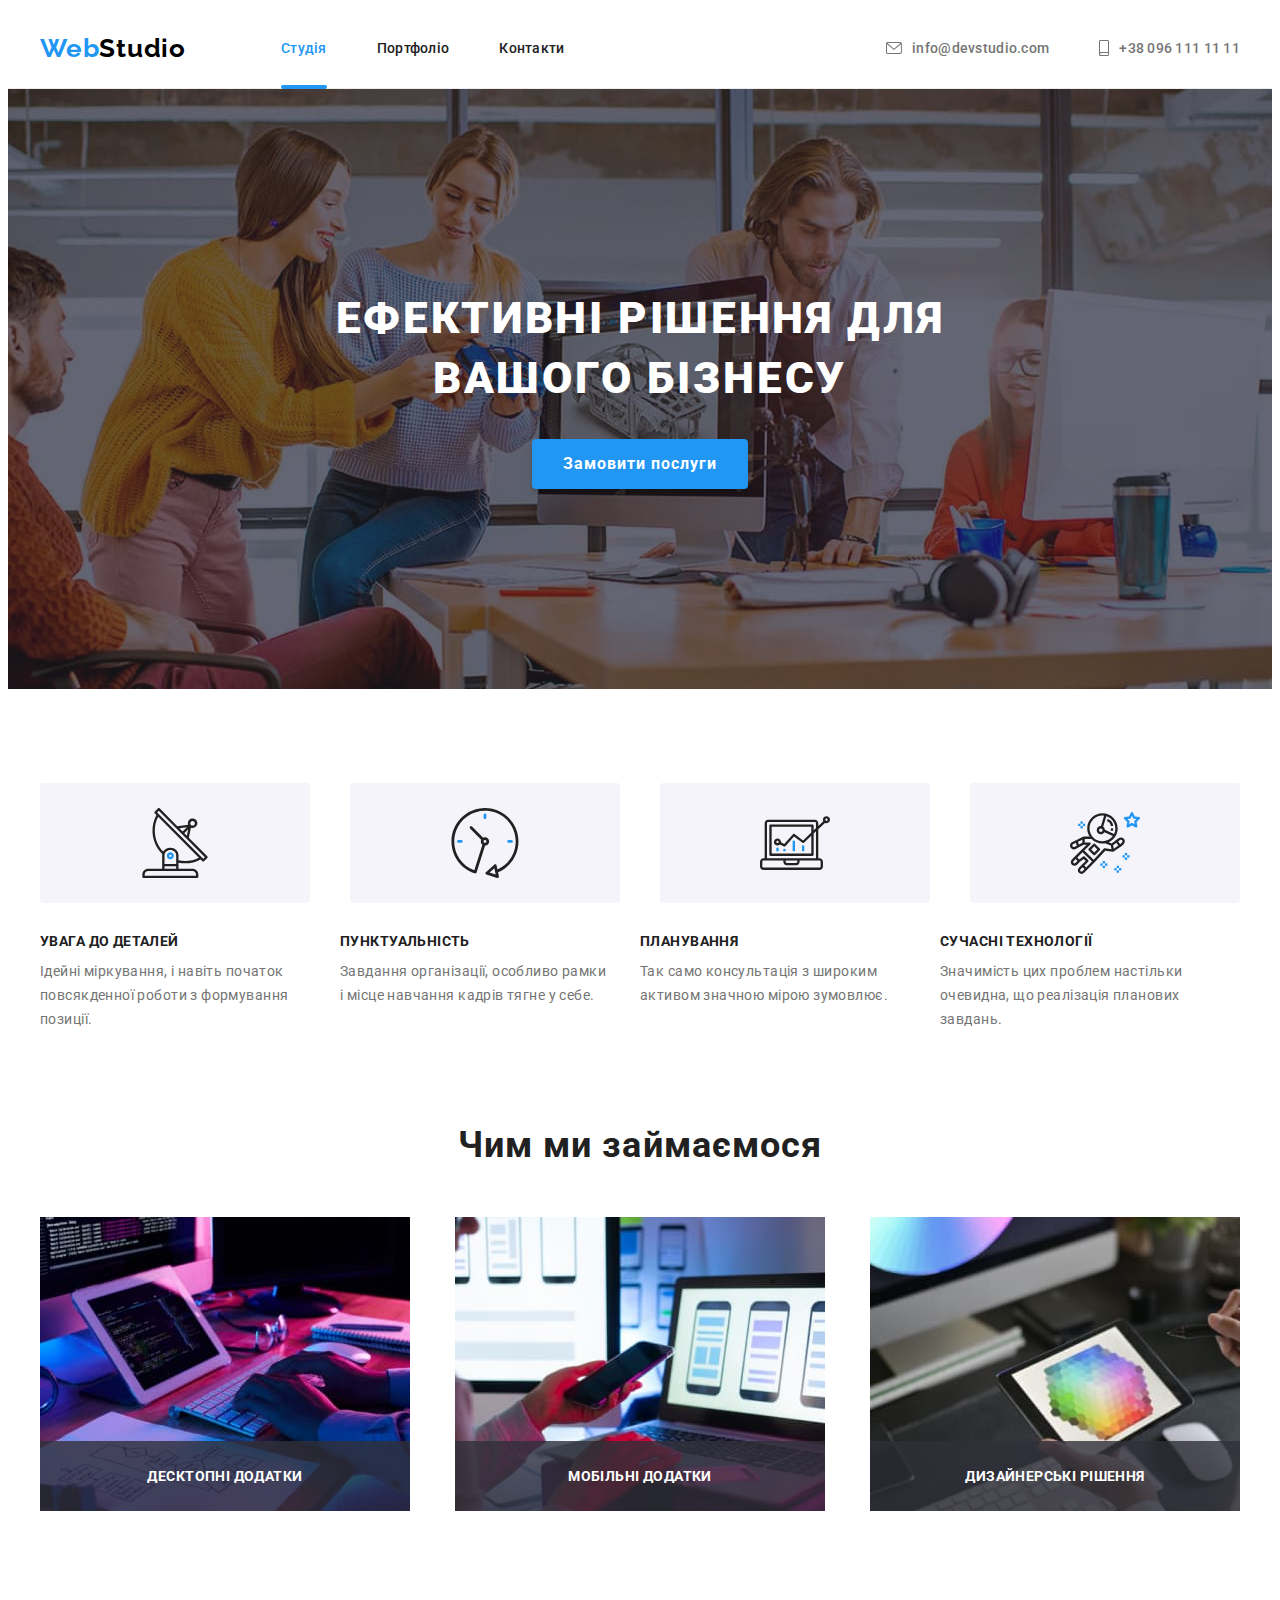
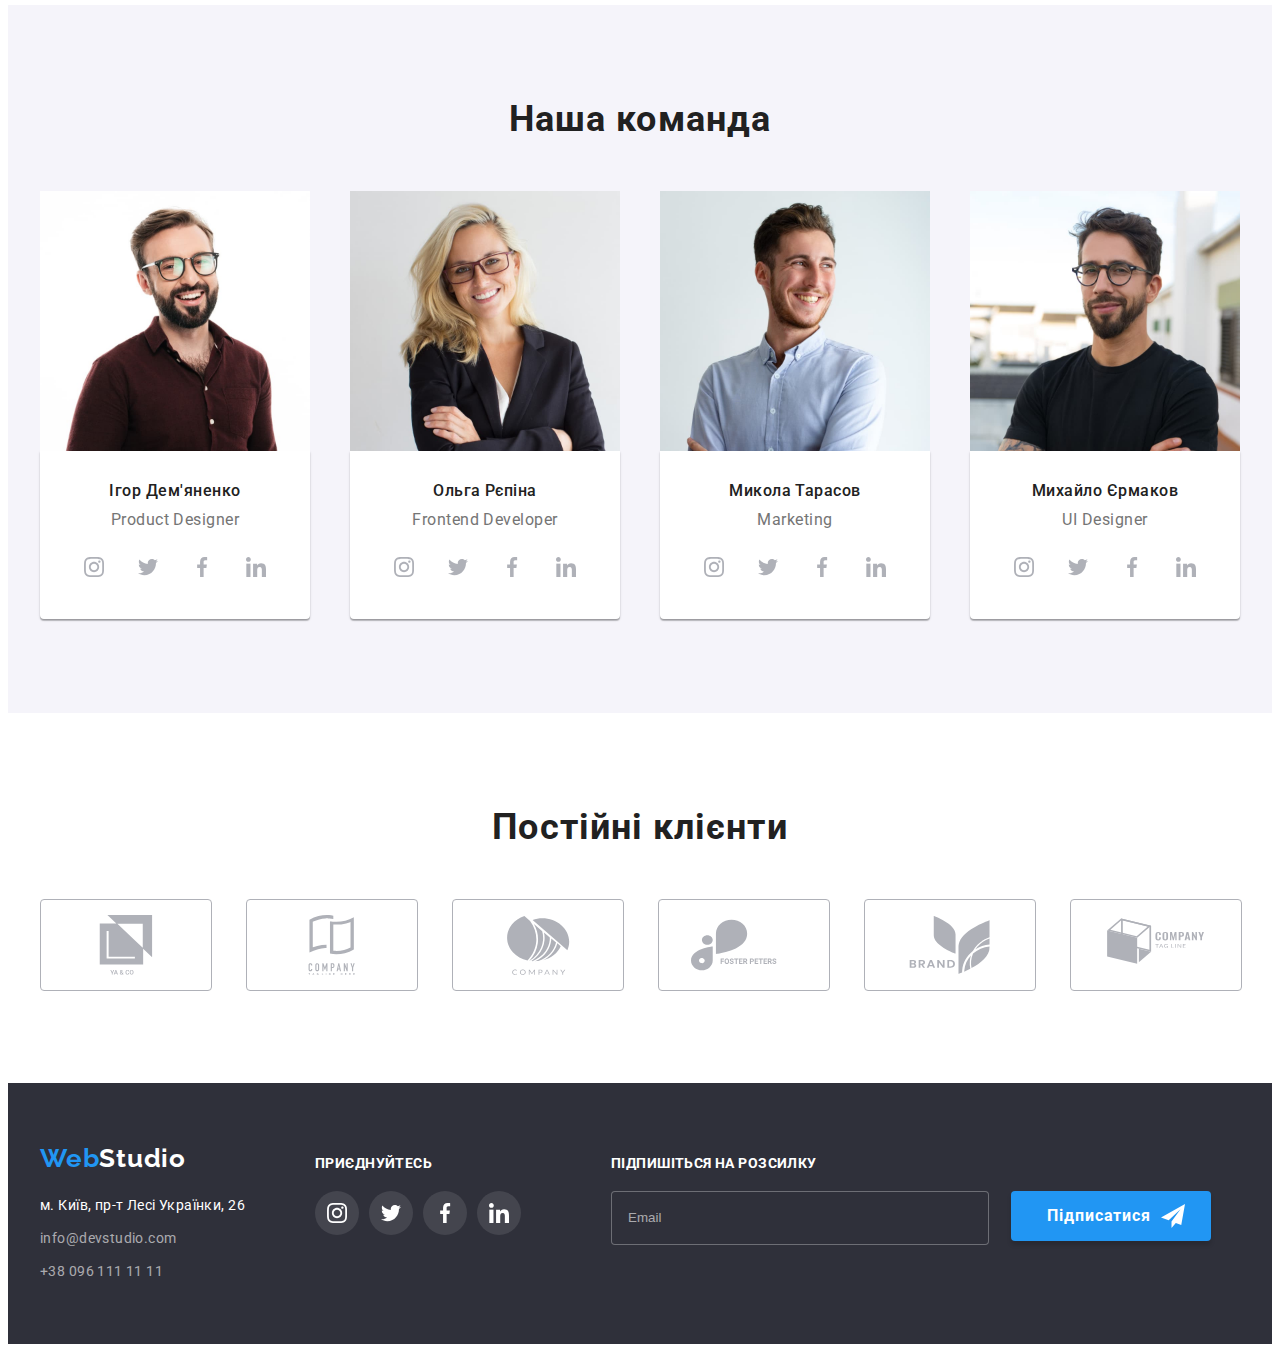
<file: index.html>
<!DOCTYPE html>
<html lang="uk">
<head>
	<meta charset="UTF-8">
	<meta http-equiv="X-UA-Compatible" content="IE=edge">
	<meta name="viewport" content="width=device-width, initial-scale=1.0">
	<link rel="preconnect" href="https://fonts.googleapis.com">
	<link rel="preconnect" href="https://fonts.gstatic.com" crossorigin>
	<link href="https://fonts.googleapis.com/css2?family=Raleway:wght@700&family=Roboto:wght@400;500;700;900&display=swap" rel="stylesheet">
	<link
		rel="stylesheet"
		href="https://cdnjs.cloudflare.com/ajax/libs/modern-normalize/1.1.0/modern-normalize.min.css"
		integrity="sha512-wpPYUAdjBVSE4KJnH1VR1HeZfpl1ub8YT/NKx4PuQ5NmX2tKuGu6U/JRp5y+Y8XG2tV+wKQpNHVUX03MfMFn9Q=="
		crossorigin="anonymous"
		referrerpolicy="no-referrer"
	/>
	<link rel="stylesheet" href="./css/style.css">
	<title>Студія</title>
</head>
<body>
	<header class="header">
		<div class="header-container">
			<a class="logo" href="./index.html"><span class="span">Web</span>Studio</a>
			<nav class="header-nav">
				<ul class="nav-list header-menu">
					<li><a class="nav-link current" href="./index.html">Студія</a></li>
					<li><a class="nav-link" href="./portfolio.html">Портфоліо</a></li>
					<li><a class="nav-link" href="#">Контакти</a></li>
					</ul>
			</nav>
			<ul class="contact-list header-contact">
				<li>
					<a class="contact-link" href="mailto:info@devstudio.com">
						<svg class="contacts-icon" width="16" height="12">
							<use href="./images/icons.svg#icon-envelope"></use>
						</svg>
						info@devstudio.com</a>
				</li>
				<li>
					<a class="contact-link" href="tel:+380961111111">
						<svg class="contacts-icon" width="10" height="16">
							<use href="./images/icons.svg#icon-smartphone"></use>
						</svg>
						+38 096 111 11 11</a>
				</li>
			</ul>
		</div>
	</header>
	<main>
		<section class="business">
			<div class="container">
				<h1 class="hero-title">Ефективні рішення для <br> вашого бізнесу</h1>
				<button class="button" type="button" data-modal-open>Замовити послуги</button>
			</div>
		</section>
		<section class="features">
			<div class="container">
				<div class="features-section">
					<h2 class="visually-hidden">Наші переваги</h2>
					<ul class="features-list-card">
						<li class="features-item-card">
							<svg width="70" height="70">
								<use href="./images/icons.svg#icon-antenna"></use>
							</svg>
						</li>
						<li class="features-item-card">
							<svg width="70" height="70">
								<use href="./images/icons.svg#icon-clock"></use>
							</svg>
						<li class="features-item-card">
							<svg width="70" height="70">
								<use href="./images/icons.svg#icon-diagram"></use>
							</svg>
						<li class="features-item-card">
							<svg width="70" height="70">
								<use href="./images/icons.svg#icon-astronaut"></use>
							</svg>
					</ul>
					<ul class="features-list">
						<li class="features-item">
							<h3 class="header-features">УВАГА ДО ДЕТАЛЕЙ</h3>
							<p class="paragraph-features">Ідейні міркування, і навіть початок повсякденної роботи з формування позиції.</p>
						</li>
						<li class="features-item">
							<h3 class="header-features">ПУНКТУАЛЬНІСТЬ</h3>
							<p class="paragraph-features">Завдання організації, особливо рамки і місце навчання кадрів тягне у себе.</p>
						</li>
						<li class="features-item">
							<h3 class="header-features">ПЛАНУВАННЯ</h3>
							<p class="paragraph-features">Так само консультація з широким активом значною мірою зумовлює.</p>
						</li>
						<li class="features-item">
							<h3 class="header-features">СУЧАСНІ ТЕХНОЛОГІЇ</h3>
							<p class="paragraph-features">Значимість цих проблем настільки очевидна, що реалізація планових завдань.</p>
						</li>
					</ul>
				</div>
			</div>
		</section>
		<section class="benefits">
			<div class="container">
				<div class="benefits-section">
					<h2 class="header-section">Чим ми займаємося</h2>
					<ul class="benefits-list">
						<li class="benefits-img">
							<div class="benefits-text">
								<img src="./images/box_1.jpg" width="370" alt="Людина програмує">
								<p class="benefits-description">Десктопні додатки</p>
							</div>
						</li>
						<li class="benefits-img">
							<div class="benefits-text">
								<img src="./images/box_2.jpg" width="370" alt="Підключення телефона до ноутбука">
								<p class="benefits-description">Мобільні додатки</p>
							</div>
						</li>
						<li class="benefits-img">
							<div class="benefits-text">
								<img src="./images/box_3.jpg" width="370" alt="Гра на планшеті">
								<p class="benefits-description">Дизайнерські рішення</p>
							</div>
						</li>
					</ul>
				</div>
			</div>
		</section>
		<section class="our-team">
			<div class="container">
				<div class="our-team-container">
					<h2 class="header-section">Наша команда</h2>
					<ul class="card">
						<li>
							<img src="./images/teammate_1.jpg" width="270" alt="фото Ігоря">
							<div class="our-team-card">
								<h3 class="header-person">Ігор Дем'яненко</h3>
								<p class="position-person">Product Designer</p>
								<ul>
									<li>
										<div class="socials">
											<a class="socials-link our-team-socials" href="">
												<svg width="20" height="20">
													<use href="./images/icons.svg#icon-instagram"></use>
												</svg>
											</a>
											<a class="socials-link our-team-socials" href="">
												<svg width="20" height="20">
													<use href="./images/icons.svg#icon-twitter"></use>
												</svg>
											</a>
											<a class="socials-link our-team-socials" href="">
												<svg width="20" height="20">
													<use href="./images/icons.svg#icon-facebook"></use>
												</svg>
											</a>
											<a class="socials-link our-team-socials" href="">
												<svg width="20" height="20">
													<use href="./images/icons.svg#icon-in"></use>
												</svg>
											</a>
										</div>
									</li>
								</ul>
							</div>
						</li>
						<li>
							<img src="./images/teammate_2.jpg" width="270" alt="фото Ольги">
							<div class="our-team-card">
								<h3 class="header-person">Ольга Рєпіна</h3>
								<p class="position-person">Frontend Developer</p>
								<ul>
									<li>
										<div class="socials">
											<a class="socials-link our-team-socials" href="">
												<svg width="20" height="20">
													<use href="./images/icons.svg#icon-instagram"></use>
												</svg>
											</a>
											<a class="socials-link our-team-socials" href="">
												<svg width="20" height="20">
													<use href="./images/icons.svg#icon-twitter"></use>
												</svg>
											</a>
											<a class="socials-link our-team-socials" href="">
												<svg width="20" height="20">
													<use href="./images/icons.svg#icon-facebook"></use>
												</svg>
											</a>
											<a class="socials-link our-team-socials" href="">
												<svg width="20" height="20">
													<use href="./images/icons.svg#icon-in"></use>
												</svg>
											</a>
										</div>
									</li>
								</ul>
							</div>
						</li>
						<li>
							<img src="./images/teammate_3.jpg" width="270" alt="фото Миколи">
							<div class="our-team-card">
								<h3 class="header-person">Микола Тарасов</h3>
								<p class="position-person">Marketing</p>
								<ul>
									<li>
										<div class="socials">
											<a class="socials-link our-team-socials" href="">
												<svg width="20" height="20">
													<use href="./images/icons.svg#icon-instagram"></use>
												</svg>
											</a>
											<a class="socials-link our-team-socials" href="">
												<svg width="20" height="20">
													<use href="./images/icons.svg#icon-twitter"></use>
												</svg>
											</a>
											<a class="socials-link our-team-socials" href="">
												<svg width="20" height="20">
													<use href="./images/icons.svg#icon-facebook"></use>
												</svg>
											</a>
											<a class="socials-link our-team-socials" href="">
												<svg width="20" height="20">
													<use href="./images/icons.svg#icon-in"></use>
												</svg>
											</a>
										</div>
									</li>
								</ul>
							</div>
						</li>
						<li>
							<img src="./images/teammate_4.jpg" width="270" alt="фото Михайла">
							<div class="our-team-card">
								<h3 class="header-person">Михайло Єрмаков</h3>
								<p class="position-person">UI Designer</p>
								<ul>
									<li>
										<div class="socials">
											<a class="socials-link our-team-socials" href="">
												<svg width="20" height="20">
													<use href="./images/icons.svg#icon-instagram"></use>
												</svg>
											</a>
											<a class="socials-link our-team-socials" href="">
												<svg width="20" height="20">
													<use href="./images/icons.svg#icon-twitter"></use>
												</svg>
											</a>
											<a class="socials-link our-team-socials" href="">
												<svg width="20" height="20">
													<use href="./images/icons.svg#icon-facebook"></use>
												</svg>
											</a>
											<a class="socials-link our-team-socials" href="">
												<svg width="20" height="20">
													<use href="./images/icons.svg#icon-in"></use>
												</svg>
											</a>
										</div>
									</li>
								</ul>
							</div>
						</li>
					</ul>
				</div>
			</div>
		</section>
	<section class="our-customers">
		<div class="container">
			<h2 class="header-section">Постійні клієнти</h2>
			<ul class="clients">
				<li class="clients-item">
					<a class="link-clients" href="#">
						<svg width="106" height="60">
							<use href="./images/icons.svg#icon-yaco"></use>
						</svg>
					</a>
				</li>
				<li class="clients-item">
					<a class="link-clients" href="#">
						<svg width="106" height="60">
							<use href="./images/icons.svg#icon-tlhere"></use>
						</svg>
					</a>
				</li>
				<li class="clients-item">
					<a class="link-clients" href="#">
						<svg width="106" height="60">
							<use href="./images/icons.svg#icon-company"></use>
						</svg>
					</a>
				</li>
				<li class="clients-item">
					<a class="link-clients" href="#">
						<svg width="106" height="60">
							<use href="./images/icons.svg#icon-foster"></use>
						</svg>
					</a>
				</li>
				<li class="clients-item">
					<a class="link-clients" href="#">
						<svg width="106" height="60">
							<use href="./images/icons.svg#icon-brand"></use>
						</svg>
					</a>
				</li>
				<li class="clients-item">
					<a class="link-clients" href="#">
						<svg width="106" height="60">
							<use href="./images/icons.svg#icon-tagline"></use>
						</svg>
					</a>
				</li>
			</ul>
		</div>
	</section>
	</main>
	<footer class="footer">
		<div class="container footer-div">
			<div class="footer-div-first">
				<a class="logo-footer" href="./index.html"><span class="span">Web</span>Studio</a>
			<address>
				<ul>
					<li class="footer-item">
						<a class="map-footer" href="https://goo.gl/maps/Nq86LwmmwKFr6wZP8" target="_blank">м. Київ, пр-т Лесі Українки, 26</a>
					</li>
					<li class="footer-item">
						<a class="contact-footer" href="mailto:info@devstudio.com">info@devstudio.com</a>
					</li>
					<li class="footer-item">
						<a class="contact-footer" href="tel:+380961111111">+38 096 111 11 11</a>
					</li>
				</ul>
			</address>
			</div>
			<div class="footer-div-second">
				<h3 class="socials-header">Приєднуйтесь</h3>
				<ul class="socials-list">
					<li class="socials-item">
						<a class="socials-link" href="">
							<svg width="20" height="20">
								<use href="./images/icons.svg#icon-instagram"></use>
							</svg>
						</a>
					</li>
					<li class="socials-item">
						<a class="socials-link" href="">
							<svg width="20" height="20">
								<use href="./images/icons.svg#icon-twitter"></use>
							</svg>
						</a>
					</li>
					<li class="socials-item">
						<a class="socials-link" href="">
							<svg width="20" height="20">
								<use href="./images/icons.svg#icon-facebook"></use>
							</svg>
						</a>
					</li>
					<li class="socials-item">
						<a class="socials-link" href="">
							<svg width="20" height="20">
								<use href="./images/icons.svg#icon-in"></use>
							</svg>
						</a>
					</li>
				</ul>
			</div>
			<div class="footer-div-third">
				<h3 class="socials-header">Підпишіться на розсилку</h3>
				<div class="footer-letter">
					<input class="input-email" type="email" name="user-email" placeholder="Email">
					<button type="button" class="button-letter">
						Підписатися
						<svg class="letter-icon" width="24" height="24">
							<use href="./images/icons.svg#icon-newsletter"></use>
						</svg>
					</button>
				</div>
			</div>
		</div>
	</footer>

	<div class="backdrop is-hidden" data-modal>
		<div class="modal">
			<div class="modal-container">
				<button class="btn-cross" data-modal-close>
					<svg class="btn-croos-icon" width="11" height="11">
						<use href="./images/icons.svg#icon-cross"></use>
					</svg>
				</button>
				<h2 class="form-title">Залиште свої дані, ми вам передзвонимо</h2>
				<form name="contact-form" autocomplete="on" novalidate>
					<label class="form-field-label" for="user-name">Ім'я</label>
					<div class="form-field">
						<input class="form-field-input" id="user-name" type="text" name="user-name">
						<svg class="form-field-icon" width="18" height="18">
							<use href="./images/icons.svg#icon-user"></use>
						</svg>
					</div>
	
					<label class="form-field-label" for="user-email">Пошта</label>
					<div class="form-field">
						<input class="form-field-input" id="user-email" type="enail" name="user-email">
						<svg class="form-field-icon" width="18" height="18">
							<use href="./images/icons.svg#icon-email"></use>
						</svg>
					</div>
	
					<label class="form-field-label" for="user-tel">Телефон</label>
					<div class="form-field">
						<input class="form-field-input" id="user-tel" type="tel" name="user-tel">
						<svg class="form-field-icon" width="18" height="18">
							<use href="./images/icons.svg#icon-phone"></use>
						</svg>
					</div>
	
					<label class="form-field-label" for="user-comment">Коментар</label>
					<textarea class="form-field-textarea" name="user-comment" id="user-comment" placeholder="Введіть текст"></textarea>
	
					<div class="form-field-checkbox checkbox">
						<input type="checkbox"
							class="checkbox-input"
							name="terms-checkbox"
							id="terms-checkbox">
							<svg class="checkbox-icon" width="16" height="16">
								<use href="./images/icons.svg#icon-check"></use>
							</svg>
						<label class="form-field-label checkbox-label"
							for="terms-checkbox">Погоджуюся з розсилкою та приймаю
							<a class="checkbox-link" href="#">Умови договору</a>
						</label>
					</div>
					
					<button class="form-submit" type="submit">Відправити</button>
				</form>
			</div>
		</div>
	</div>

	<script src="./js/modal.js"></script>
</body>
</html>
</file>
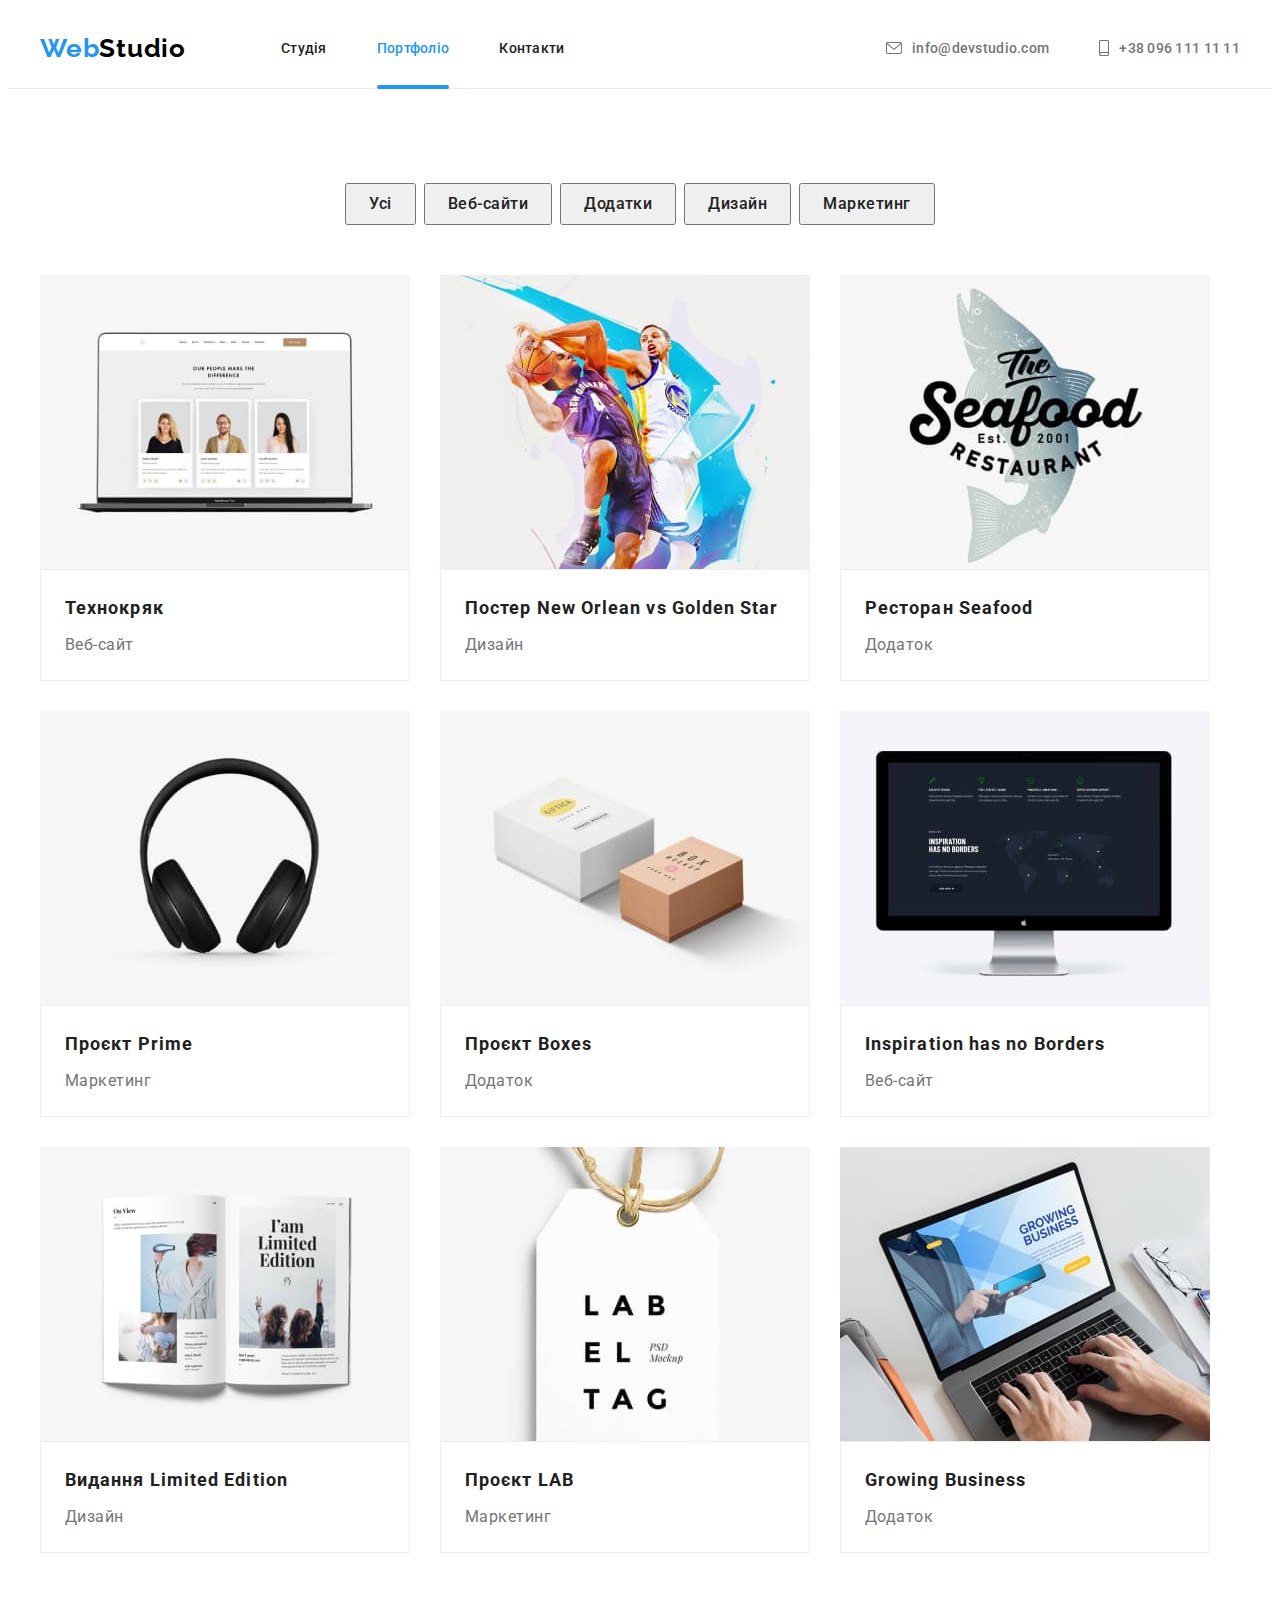
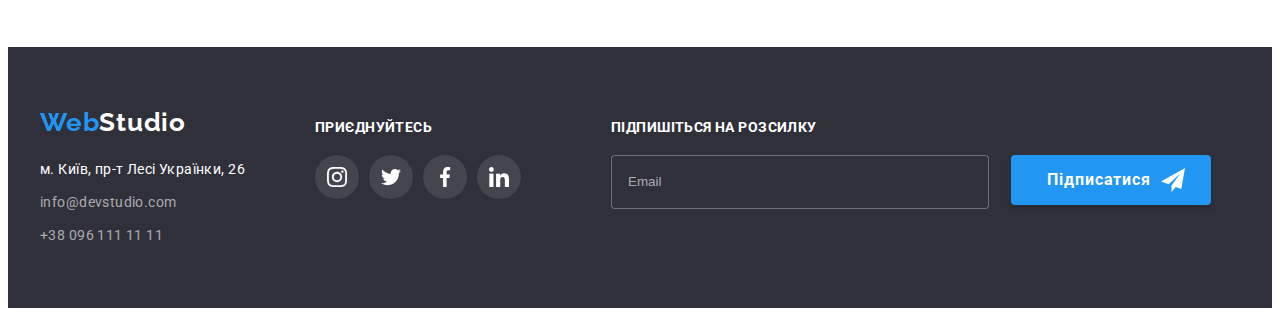
<file: portfolio.html>
<!DOCTYPE html>
<html lang="uk">
<head>
	<meta charset="UTF-8">
	<meta http-equiv="X-UA-Compatible" content="IE=edge">
	<meta name="viewport" content="width=device-width, initial-scale=1.0">
	<link rel="preconnect" href="https://fonts.googleapis.com">
	<link rel="preconnect" href="https://fonts.gstatic.com" crossorigin>
	<link href="https://fonts.googleapis.com/css2?family=Raleway:wght@700&family=Roboto:wght@400;500;700;900&display=swap" rel="stylesheet">
	<link
	rel="stylesheet"
	href="https://cdnjs.cloudflare.com/ajax/libs/modern-normalize/1.1.0/modern-normalize.min.css"
	integrity="sha512-wpPYUAdjBVSE4KJnH1VR1HeZfpl1ub8YT/NKx4PuQ5NmX2tKuGu6U/JRp5y+Y8XG2tV+wKQpNHVUX03MfMFn9Q=="
	crossorigin="anonymous"
	referrerpolicy="no-referrer"
	/>
	<link rel="stylesheet" href="./css/style.css">
	<title>Портфоліо</title>
</head>
<body>
	<header class="header">
		<div class="header-container">
			<a class="logo" href="./index.html"><span class="span">Web</span>Studio</a>
			<nav class="header-nav">
				<ul class="nav-list header-menu">
					<li><a class="nav-link" href="./index.html">Студія</a></li>
					<li><a class="nav-link portfolio-color current" href="./portfolio.html">Портфоліо</a></li>
					<li><a class="nav-link" href="#">Контакти</a></li>
				</ul>
			</nav>
			<ul class="contact-list header-contact">
				<li>
					<a class="contact-link" href="mailto:info@devstudio.com">
						<svg class="contacts-icon" width="16" height="12">
							<use href="./images/icons.svg#icon-envelope"></use>
						</svg>
						info@devstudio.com</a>
				</li>
				<li>
					<a class="contact-link" href="tel:+380961111111">
						<svg class="contacts-icon" width="10" height="16">
							<use href="./images/icons.svg#icon-smartphone"></use>
						</svg>
						+38 096 111 11 11</a>
				</li>
			</ul>
		</div> 
	</header>
	<main>
		<section class="portfolio-container">
			<div class="container">
				<ul class="portfolio-menu">
					<li class="menu-item">
						<button class="menu-btn" type="button">Усі</button>
					</li>
					<li class="menu-item">
						<button class="menu-btn" type="button">Веб-сайти</button>
					</li>
					<li class="menu-item">
						<button class="menu-btn" type="button">Додатки</button>
					</li>
					<li class="menu-item">
						<button class="menu-btn" type="button">Дизайн</button>
					</li>
					<li class="menu-item">
						<button class="menu-btn" type="button">Маркетинг</button>
					</li>
				</ul>
				<h1 class="visually-hidden">Портфоліо</h1>
				<ul class="portfolio-list">
					<li class="portfolio-item">
						<a class="portfolio-link" href="#">
							<div class="overlay">
								<img src="./images/technocrack.jpg" alt="технокрак" width="370">
								<div class="portfolio-overlay">
									<p class="portfolio-text">Ресурс пропонує комплексні пропозиції з різним рівнем функціоналу та сервісів. Все це дозволить відвідувачу отримати вичерпні відомості про компанію чи приватну особу.</p>
								</div>
							</div>
							<div class="portfolio-card">
								<h3 class="header-card">Технокряк</h3>
								<p class="subheader-card">Веб-сайт</p>
							</div>
						</a>
					</li>
					<li class="portfolio-item">
						<a class="portfolio-link" href="#">
							<div class="overlay">
								<img src="./images/poster.jpg" alt="технокрак" width="370">
								<div class="portfolio-overlay">
									<p class="portfolio-text">Ресурс пропонує комплексні пропозиції з різним рівнем функціоналу та сервісів. Все це дозволить відвідувачу отримати вичерпні відомості про компанію чи приватну особу.</p>
								</div>
							</div>
							<div class="portfolio-card">
								<h3 class="header-card">Постер New Orlean vs Golden Star</h3>
								<p class="subheader-card">Дизайн</p>
							</div>
						</a>
					</li>
					<li class="portfolio-item">
						<a class="portfolio-link" href="#">
							<div class="overlay">
								<img src="./images/seafood.jpg" alt="технокрак" width="370">
								<div class="portfolio-overlay">
									<p class="portfolio-text">Ресурс пропонує комплексні пропозиції з різним рівнем функціоналу та сервісів. Все це дозволить відвідувачу отримати вичерпні відомості про компанію чи приватну особу.</p>
								</div>
							</div>
							<div class="portfolio-card">
								<h3 class="header-card">Ресторан Seafood</h3>
								<p class="subheader-card">Додаток</p>
							</div>
						</a>
					</li>
					<li class="portfolio-item">
						<a class="portfolio-link" href="#">
							<div class="overlay">
								<img src="./images/headphone.jpg" alt="технокрак" width="370">
								<div class="portfolio-overlay">
									<p class="portfolio-text">Ресурс пропонує комплексні пропозиції з різним рівнем функціоналу та сервісів. Все це дозволить відвідувачу отримати вичерпні відомості про компанію чи приватну особу.</p>
								</div>
							</div>
							<div class="portfolio-card">
								<h3 class="header-card">Проєкт Prime</h3>
								<p class="subheader-card">Маркетинг</p>
							</div>
						</a>
					</li>
					<li class="portfolio-item">
						<a class="portfolio-link" href="#">
							<div class="overlay">
								<img src="./images/boxes.jpg" alt="технокрак" width="370">
								<div class="portfolio-overlay">
									<p class="portfolio-text">Ресурс пропонує комплексні пропозиції з різним рівнем функціоналу та сервісів. Все це дозволить відвідувачу отримати вичерпні відомості про компанію чи приватну особу.</p>
								</div>
							</div>
							<div class="portfolio-card">
								<h3 class="header-card">Проєкт Boxes</h3>
								<p class="subheader-card">Додаток</p>
							</div>
						</a>
					</li>
					<li class="portfolio-item">
						<a class="portfolio-link" href="#">
							<div class="overlay">
								<img src="./images/pc.jpg" alt="технокрак" width="370">
								<div class="portfolio-overlay">
									<p class="portfolio-text">Ресурс пропонує комплексні пропозиції з різним рівнем функціоналу та сервісів. Все це дозволить відвідувачу отримати вичерпні відомості про компанію чи приватну особу.</p>
								</div>
							</div>
							<div class="portfolio-card">
								<h3 class="header-card">Inspiration has no Borders</h3>
								<p class="subheader-card">Веб-сайт</p>
							</div>
						</a>
					</li>
					<li class="portfolio-item">
						<a class="portfolio-link" href="#">
							<div class="overlay">
								<img src="./images/edition.jpg" alt="технокрак" width="370">
								<div class="portfolio-overlay">
									<p class="portfolio-text">Ресурс пропонує комплексні пропозиції з різним рівнем функціоналу та сервісів. Все це дозволить відвідувачу отримати вичерпні відомості про компанію чи приватну особу.</p>
								</div>
							</div>
							<div class="portfolio-card">
								<h3 class="header-card">Видання Limited Edition</h3>
								<p class="subheader-card">Дизайн</p>
							</div>
						</a>
					</li>
					<li class="portfolio-item">
						<a class="portfolio-link" href="#">
							<div class="overlay">
								<img src="./images/lab.jpg" alt="технокрак" width="370">
								<div class="portfolio-overlay">
									<p class="portfolio-text">Ресурс пропонує комплексні пропозиції з різним рівнем функціоналу та сервісів. Все це дозволить відвідувачу отримати вичерпні відомості про компанію чи приватну особу.</p>
								</div>
							</div>
							<div class="portfolio-card">
								<h3 class="header-card">Проєкт LAB</h3>
								<p class="subheader-card">Маркетинг</p>
							</div>
						</a>
					</li>
					<li class="portfolio-item">
						<a class="portfolio-link" href="#">
							<div class="overlay">
								<img src="./images/laptop.jpg" alt="технокрак" width="370">
								<div class="portfolio-overlay">
									<p class="portfolio-text">Ресурс пропонує комплексні пропозиції з різним рівнем функціоналу та сервісів. Все це дозволить відвідувачу отримати вичерпні відомості про компанію чи приватну особу.</p>
								</div>
							</div>
							<div class="portfolio-card">
								<h3 class="header-card">Growing Business</h3>
								<p class="subheader-card">Додаток</p>
							</div>
						</a>
					</li>
				</ul>
			</div>
		</section>
	</main>
	<footer class="footer">
		<div class="container footer-div">
			<div class="footer-div-first">
				<a class="logo-footer" href="./index.html"><span class="span">Web</span>Studio</a>
			<address>
				<ul>
					<li class="footer-item">
						<a class="map-footer" href="https://goo.gl/maps/Nq86LwmmwKFr6wZP8" target="_blank">м. Київ, пр-т Лесі Українки, 26</a>
					</li>
					<li class="footer-item">
						<a class="contact-footer" href="mailto:info@devstudio.com">info@devstudio.com</a>
					</li>
					<li class="footer-item">
						<a class="contact-footer" href="tel:+380961111111">+38 096 111 11 11</a>
					</li>
				</ul>
			</address>
			</div>
			<div class="footer-div-second">
				<h3 class="socials-header">Приєднуйтесь</h3>
				<ul class="socials-list">
					<li class="socials-item">
						<a class="socials-link" href="">
							<svg width="20" height="20">
								<use href="./images/icons.svg#icon-instagram"></use>
							</svg>
						</a>
					</li>
					<li class="socials-item">
						<a class="socials-link" href="">
							<svg width="20" height="20">
								<use href="./images/icons.svg#icon-twitter"></use>
							</svg>
						</a>
					</li>
					<li class="socials-item">
						<a class="socials-link" href="">
							<svg width="20" height="20">
								<use href="./images/icons.svg#icon-facebook"></use>
							</svg>
						</a>
					</li>
					<li class="socials-item">
						<a class="socials-link" href="">
							<svg width="20" height="20">
								<use href="./images/icons.svg#icon-in"></use>
							</svg>
						</a>
					</li>
				</ul>
			</div>
			<div class="footer-div-third">
				<h3 class="socials-header">Підпишіться на розсилку</h3>
				<div class="footer-letter">
					<input class="input-email" type="email" name="user-email" placeholder="Email">
					<button type="button" class="button-letter">
						Підписатися
						<svg class="letter-icon" width="24" height="24">
							<use href="./images/icons.svg#icon-newsletter"></use>
						</svg>
					</button>
				</div>
			</div>
		</div>
	</footer>

	<script src="./js/modal.js"></script>
</body>
</html>
</file>
<file: css/style.css>
:root {
	--color-hero: #212121;
	--secondary-color: #FFFFFF;
	--color-paragraph: #757575;
	--color-important: #000000;
	--color-addition: #2196F3;
	--color-button: #F5F4FA;
	--color-button-change:#188CE8;
	--color-border: #ECECEC;
}

body {
	font-family: 'Roboto', sans-serif;
	color: hsl(0, 0%, 13%);
}

ul {
	margin: 0;
	padding: 0;
	list-style-type: none;
}

h1,
h2,
h3,
h4,
h5,
h6,
p {
	margin-top: 0;
  }  

a {
	text-decoration: none;
}

img {
    display: block;
    max-width: 100%;
    height: auto;
}

.container {
	width: 1200px;
	padding: 0 15px;
	margin: 0 auto;
}

.header {
	border-bottom: 1px solid var(--color-border);
}

.header-container {
	width: 1200px;
	margin: 0 auto;
	padding: 0 15px;
	display: flex;
	align-items: center;
	justify-content: space-between;
	gap: 50px;
}

.header-nav {
	display: flex;
	align-items: center;
	justify-content: space-between;
	flex-grow: 1;
}

.header-menu {
	display: flex;
	gap: 50px;
}

.header-contact {
	display: flex;
	gap: 50px;
}

.nav-link {
	display: block;
	position: relative;
	padding: 32px 0;
	font-weight: 500;
	font-size: 14px;
	line-height: 1.142;
	letter-spacing: 0.02em;
	color: #212121;
	list-style-type: none;
	transition: 250ms cubic-bezier(0.4, 0, 0.2, 1);
}

.nav-link:hover, .nav-link:focus {
	font-weight: 500;
	font-size: 14px;
	line-height: 1.142;
	letter-spacing: 0.02em;
	color: var(--color-addition);
}

.nav-link.current {
	color: var(--color-addition);
}

.nav-link.current::after {
	display: block;
	position: absolute;
	content: '';
	width: 100%;
	height: 4px;
	background-color: var(--color-addition);
	border-radius: 2px;
	bottom: 0;
	left: 0;
	transform: translateY(25%);
}

.visually-hidden {
	position: absolute;
    white-space: nowrap;
    width: 1px;
    height: 1px;
    overflow: hidden;
    border: 0;
    padding: 0;
    clip: rect(0 0 0 0);
    clip-path: inset(50%);
    margin: -1px;
}


.logo {
	margin-right: 45px;
	font-family: 'Raleway';
	font-weight: 700;
	font-size: 26px;
	line-height: 1.192;
	letter-spacing: 0.03em;
	color: var(--color-important);
}

.span {
	color: var(--color-addition);
}

.tel {
	color: var(--color-paragraphh);
}

.button {
	display: block;
	margin: 0 auto;
	font-family: 'Roboto';
	height: 50px;
	width: 216px;
	background: var(--color-addition);
	box-shadow: 0px 4px 4px rgba(0, 0, 0, 0.15);
	border-radius: 4px;
	border: none;
	letter-spacing: 0.06em;
	font-weight: 700;
	font-size: 16px;
	line-height: 1.875;
	color: var(--secondary-color);
	cursor: pointer;
	transition: 250ms cubic-bezier(0.4, 0, 0.2, 1) color;
}

.button:hover, .button:focus {
	background: var(--color-button-change);
}
/*
.nav-list {
	font-weight: 500;
	font-size: 14px;
	line-height: 1.142;
	letter-spacing: 0.02em;
	color: #212121;
	list-style-type: none;
}

.nav-list:hover, .nav-list:focus {
	font-weight: 500;
	font-size: 14px;
	line-height: 1.142;
	letter-spacing: 0.02em;
	color: var(--color-addition);
}*/

.contact-list {
	font-weight: 500;
	font-size: 14px;
	line-height: 1.142;
	letter-spacing: 0.02em;
	color: var(--color-paragraph);
	list-style-type: none;
}

.contact-link {
	display: flex;
	padding: 32px 0;
	font-weight: 500;
	font-size: 14px;
	line-height: 1.142;
	letter-spacing: 0.02em;
	cursor: auto;
	cursor: pointer;
	color: var(--color-paragraph);
	align-items: center;
	transition: 250ms cubic-bezier(0.4, 0, 0.2, 1);
}

.contact-link:hover, .contact-link:focus {
	cursor: pointer;
	color: var(--color-addition);
}

.contacts-icon {
	margin-right: 10px;
	fill: currentColor;
}

.business {
	padding: 94px 0;
	color: var(--secondary-color);
	background: #2F303A;
	background-image:   linear-gradient(to right,
	rgba(47, 48, 58, 0.4),
	rgba(47, 48, 58, 0.4)),
	url('../images/hero_bg.jpg');
	background-repeat: no-repeat;
	background-size: cover;
	background-position: center center;
	padding: 200px 0;
}

.hero-title {
	margin-bottom: 30px;
	font-weight: 900;
	font-size: 44px;
	line-height: 1.363;
	text-align: center;
	letter-spacing: 0.06em;
	text-transform: uppercase;
	color: var(--secondary-color);
}

.features {
	padding: 94px 0;
}

.features-list {
	display: flex;
}

.features-item {
	margin-right: 30px;
	width: 270px;
}

.features-item:last-child{
	margin-right: 0;
}

.header-features {
	margin-bottom: 10px;
	font-weight: 700;
	font-size: 14px;
	line-height: 1.142;
	text-transform: uppercase;
	color: var(--color-hero);
	letter-spacing: 0.03em;
}


.paragraph-features{
	font-size: 14px;
	line-height: 24px;
	color: #757575;
	letter-spacing: 0.03em;
	margin: 0 auto;
}

.benefits {
	padding: 0 0 94px 0;
}

.benefits-list {
	display: flex;
	justify-content: space-between;
}

.benefits-text {
	position: relative;
}

.benefits-description {
	position: absolute;
	display: flex;
	width: 100%;
	height: 70px;
	left: 0;
	bottom: 0;
	margin: 0;
	color: var(--secondary-color);
	background: rgba(47, 48, 58, 0.8);
	font-weight: 700;
	font-size: 14px;
	line-height: 1.142;
	align-items: center;
	justify-content: center;
	letter-spacing: 0.03em;
	text-transform: uppercase;
}

.our-team {
	padding: 94px 0;
	background: var(--color-button);
}

.header-section {
	display: flex;
	justify-content: center;
	font-weight: 700;
	font-size: 36px;
	line-height: 1.166;
	color: var(--color-hero);
	letter-spacing: 0.03em;
	margin-bottom: 50px;
}

.header-person {
	font-weight: 500;
	font-size: 16px;
	line-height: 1.187;
	color: var(--color-hero);
	letter-spacing: 0.03em;
}

.position-person {
	font-size: 16px;
	line-height: 1.187;
	color: var(--color-paragraph);
	letter-spacing: 0.03em;
}

.footer {
	background: #2F303A;
}

.logo-footer {
	font-family: 'Raleway';
	font-weight: 700;
	font-size: 26px;
	line-height: 1.192;
	color: var(--secondary-color);
	cursor: auto;
	letter-spacing: 0.03em;
}

.map-footer {
	font-size: 14px;
	line-height: 1.714;
	color: var(--secondary-color);
	cursor: none;
	font-style: normal;
	letter-spacing: 0.03em;
	transition: 250ms cubic-bezier(0.4, 0, 0.2, 1);
}

.map-footer:hover, .contact-footer:hover {
	color: var(--color-addition);
}

.contact-footer {
	font-size: 14px;
	line-height: 1.714;
	color: rgba(255, 255, 255, 0.6);
	cursor: auto;
	font-style: normal;
	letter-spacing: 0.03em;
}

.header-card {
	margin-bottom: 4px;
	font-weight: 700;
	font-size: 18px;
	line-height: 2;
	letter-spacing: 0.06em;
	color: var(--color-hero);
}

.subheader-card {
	font-size: 16px;
	line-height: 1.875;
	color: var(--color-paragraph);
	letter-spacing: 0.03em;
	margin: 0 auto;
}

.portfolio-color {
	color: var(--color-addition);
}

.menu-btn {
	font-family: 'Roboto';
	padding: 6px 22px;
	font-weight: 500;
	font-size: 16px;
	line-height: 1.625;
	text-align: center;
	letter-spacing: 0.03em;
	color: var(--color-hero);
	cursor: pointer;
	transition: 250ms cubic-bezier(0.4, 0, 0.2, 1);
}

.menu-btn:hover, .menu-btn:focus {
	color: var(--secondary-color);
	background: var(--color-addition);
	box-shadow: 0px 3px 1px rgba(0, 0, 0, 0.1), 0px 1px 2px rgba(0, 0, 0, 0.08), 0px 2px 2px rgba(0, 0, 0, 0.12);
	border-radius: 4px;
}

.card {
	list-style-type: none;
	display: flex;
	justify-content: space-between;
}

.our-team-card {
	text-align: center;
	padding: 30px 0;
	text-align: center;
	background: var(--secondary-color);
	box-shadow: 0px 1px 3px rgba(0, 0, 0, 0.12), 0px 1px 1px rgba(0, 0, 0, 0.14), 0px 2px 1px rgba(0, 0, 0, 0.2);
	border-radius: 0px 0px 4px 4px;
}

.header-person {
	margin: 0;
	margin-bottom: 10px;
}

.position-person {
	margin: 0;
}

.footer {
	padding: 60px 0;
}

.footer-item {
	padding-top: 9px;
}

.footer-item:first-child {
	padding-top: 20px;
}

.portfolio-container {
	padding: 94px 0
}

.portfolio-menu {
	display: flex;
	justify-content: center;
	margin-bottom: 50px;
}

.menu-item {
	margin-right: 8px;
}

.menu-item:last-child {
	margin-right: 0;
}

.portfolio-card {
	border: 1px solid #EEEEEE;
	padding: 20px 24px;
}

.portfolio-link {
	display: block;
	transition: 250ms cubic-bezier(0.4, 0, 0.2, 1);
}

.portfolio-link:hover .portfolio-overlay {
	transform: translateY(0);
}

.portfolio-link:hover {
	box-shadow: 0px 1px 1px rgba(0, 0, 0, 0.12), 0px 4px 4px rgba(0, 0, 0, 0.06), 1px 4px 6px rgba(0, 0, 0, 0.16);
}

.portfolio-list {
	position: relative;
	display: flex;
	flex-wrap: wrap;
	gap: 30px;
}

.portfolio-text {
	position: absolute;
	margin: 63px 24px;
	font-size: 18px;
	line-height: 1.555;
	letter-spacing: 0.03em;
}

.overlay {
	position: relative;
	overflow: hidden;
}

.portfolio-overlay {
	position: absolute;
	color: var(--secondary-color);
	background: rgba(33, 150, 243, 0.9);
	width: 100%;
	height: 100%;
	top: 0;
	left: 0;
	transform: translateY(100%);
	transition: transform 250ms cubic-bezier(0.4, 0, 0.2, 1);
}

.overlay:hover .portfolio-overlay {
	transform: translateY(0);
}

.our-customers {
	padding: 94px 0;
}

.clients {
	display: flex;
	justify-content: space-between;
}

.link-clients {
	display: flex;
	justify-content: center;
	align-items: center;
	width: 100%;
	height: 100%;
	border: 1px solid #AFB1B8;
	border-radius: 4px;
	fill: #AFB1B8;
	transition: 250ms cubic-bezier(0.4, 0, 0.2, 1);
}

.clients-item {
	width: 170px;
	height: 90px;
}

.link-clients:hover, .link-clients:focus {
	fill: var(--color-addition);
	border: 1px solid var(--color-addition);
}

.features-list-card {
	justify-content: space-between;
	display: flex;
	margin-bottom: 30px;
}

.features-item-card {
	display: flex;
	width: 270px;
	height: 120px;
	background: var(--color-button);
	border-radius: 4px;
	justify-content: center;
	align-items: center;
}

.socials-header {
	font-weight: 700;
	margin-bottom: 20px;
	font-size: 14px;
	line-height: 1.142;
	letter-spacing: 0.03em;
	text-transform: uppercase;
	color: var(--secondary-color);
}

.socials-list {
	display: flex;
	align-items: center;
	gap: 10px;
}

.socials-item {
	width: 44px;
	height: 44px;
}

.socials-link {
	display: flex;
	justify-content: center;
	align-items: center;
	width: 100%;
	height: 100%;
	border-radius: 50%;
	background: rgba(255, 255, 255, 0.1);
	fill: var(--secondary-color);
	transition: 250ms cubic-bezier(0.4, 0, 0.2, 1);
}

.socials-link:hover, .socials-link:focus {
	background: var(--color-addition);
}

.socials {
	display: flex;
	justify-content: center;
	gap: 10px;
	align-items: center;
}

.our-team-socials {
	width: 44px;
	height: 44px;
	margin-top: 16px;
	fill: #AFB1B8;
	background: none;
	transition: 250ms cubic-bezier(0.4, 0, 0.2, 1);
}

.our-team-socials:hover, .our-team-socials:focus {
	fill: var(--secondary-color);
}

.footer-div {
	display: flex;
}

.footer-div-first {
	margin-right: 70px;
}

.footer-div-second {
	margin-top: 12px;
}

.footer-div-third {
	margin-left: 90px;
	margin-top: 12px;
}

.button-letter {
	position: absolute;
	display: block;
	margin: 0 auto;
	margin-left: 400px;
	padding-right: 30px;
	font-family: 'Roboto';
	height: 50px;
	width: 200px;
	background: var(--color-addition);
	box-shadow: 0px 4px 4px rgba(0, 0, 0, 0.15);
	border-radius: 4px;
	border: none;
	letter-spacing: 0.06em;
	font-weight: 700;
	font-size: 16px;
	line-height: 1.875;
	color: var(--secondary-color);
	cursor: pointer;
	transition: 250ms cubic-bezier(0.4, 0, 0.2, 1) color;
}

.letter-icon {
	position: absolute;
	left: 150px;
	top: 50%;
	transform: translateY(-50%);
	fill: var(--secondary-color);
}

.footer-letter {
	display: flex;
}

.input-email {
	margin-right: 12px;
	width: 358px;
	height: 50px;
	border: 1px solid rgba(255, 255, 255, 0.3);
	background-color: #2F303A;
	border-radius: 4px;
	padding-left: 16px;
	color: rgba(255, 255, 255, 0.6);
}

.input-email::placeholder {
	color: rgba(255, 255, 255, 0.6);
}

.input-newsletter {
	position: relative;
	width: 222px;
	height: 50px;
	border-radius: 4px;
	background-color: var(--color-addition);
	font-weight: 700;
	font-size: 16px;
	line-height: 1.875;
	text-align: center;
	color: var(--secondary-color);
}

.input-newsletter::placeholder {
	color: var(--secondary-color);
}

.footer-icon {
	position: absolute;
	top: 50%;
	left: 542px;
	transform: translateY(-50%);
	fill: var(--secondary-color);
}

.backdrop {
	position: fixed;
	top: 0;
	left: 0;
	width: 100%;
	height: 100%;
	background-color: rgba(0, 0, 0, 0.2);
	opacity: 1;
	visibility: visible;
	transition: opacity 250ms ease-in,
				visibility 250ms ease-in;
}

.is-hidden{
	opacity: 0;
	visibility: hidden;
	pointer-events: none;
}

.modal {
	display: flex;
	align-items: center;
	justify-content: center;
	padding: 20px 0;
	height: 100%;
}

.modal-container {
	position: relative;
	max-width: 528px;
	max-height: 581px;
	width: 100%;
	height: 100%;
	padding: 35px 40px 45px 40px;
	background-color: var(--secondary-color);
	border-radius: 4px;
	overflow-y: auto;
}

.btn-cross {
	width: 30px;
	height: 30px;
	position: absolute;
	top: 17px;
	right: 17px;
	cursor: pointer;
	border: 1px solid rgba(0, 0, 0, 0.1);
	border-radius: 50%;
	background-color: var(--secondary-color);
	transition: 2520ms cubic-bezier(0.4, 0, 0.2, 1);
}

.btn-croos-icon:hover {
	fill: var(--color-addition);
}

.form-title {
	margin: 0;
	padding-bottom: 12px;
	font-weight: 700;
	font-size: 20px;
	line-height: 1.15;
	text-align: center;
	color: var(--color-hero);
}

.form-field {
	position: relative;
	margin-bottom: 10px;
}

.form-field-label {
	color: var(--color-paragraph);
	margin-bottom: 4px;
	font-size: 12px;
	line-height: 1.166;
}

.form-field-input {
	height: 40px;
	width: 100%;
	padding: 0 12px 0 42px;
	border: 1px solid rgba(33, 33, 33, 0.2);
	border-radius: 4px;
	outline: none;
	transition: 250ms cubic-bezier(0.4, 0, 0.2, 1);
}

.form-field-input:focus {
	border: 1px solid var(--color-addition);
}

.form-field-input:focus + .form-field-icon {
	fill: var(--color-addition);
}

.checkbox-link {
	color: var(--color-addition);
	text-decoration-line: underline;
}

.form-field-icon {
	position: absolute;
	top: 50%;
	left: 12px;
	transform: translateY(-50%);
}

.form-field-icon:focus{
	fill: var(--color-addition);
}

.form-field-textarea {
	height: 120px;
	width: 100%;
	padding: 12px 16px;
	margin-bottom: 20px;
	border: 1px solid rgba(33, 33, 33, 0.2);
	border-radius: 4px;
	outline: none;
	resize: none;
	transition: 250ms cubic-bezier(0.4, 0, 0.2, 1);
}

.form-field-textarea:focus {
	border: 1px solid var(--color-addition);
}

.form-field-textarea::placeholder {
	color: rgba(117, 117, 117, 0.5);
	font-size: 12px;
	line-height: 1.166;
}

.form-field-checkbox {
	margin-bottom: 30px;
}

.checkbox-input {
	appearance: none;
}

.checkbox {
	display: flex;
	margin-left: 13px;
}

.checkbox-icon {
	position: absolute;
	margin-right: 7px;
	fill: transparent;
	border: 2px solid black;
	border-radius: 4px;
}

.checkbox-input:checked + .checkbox-icon {
	fill: var(--secondary-color);
	background-color: var(--color-addition);
	border: 1px solid var(--color-addition);
}

.checkbox-label {
	position: relative;
	padding-left: 24px;
	font-size: 14px;
}

.form-submit {
	display: block;
	margin: 0 auto;
	font-family: 'Roboto';
	width: 200px;
	height: 50px;
	background: var(--color-addition);
	box-shadow: 0px 4px 4px rgba(0, 0, 0, 0.15);
	border-radius: 4px;
	letter-spacing: 0.06em;
	font-weight: 700;
	font-size: 16px;
	line-height: 1.875;
	color: var(--secondary-color);
	cursor: pointer;
	border-color: inherit;
}
</file>
